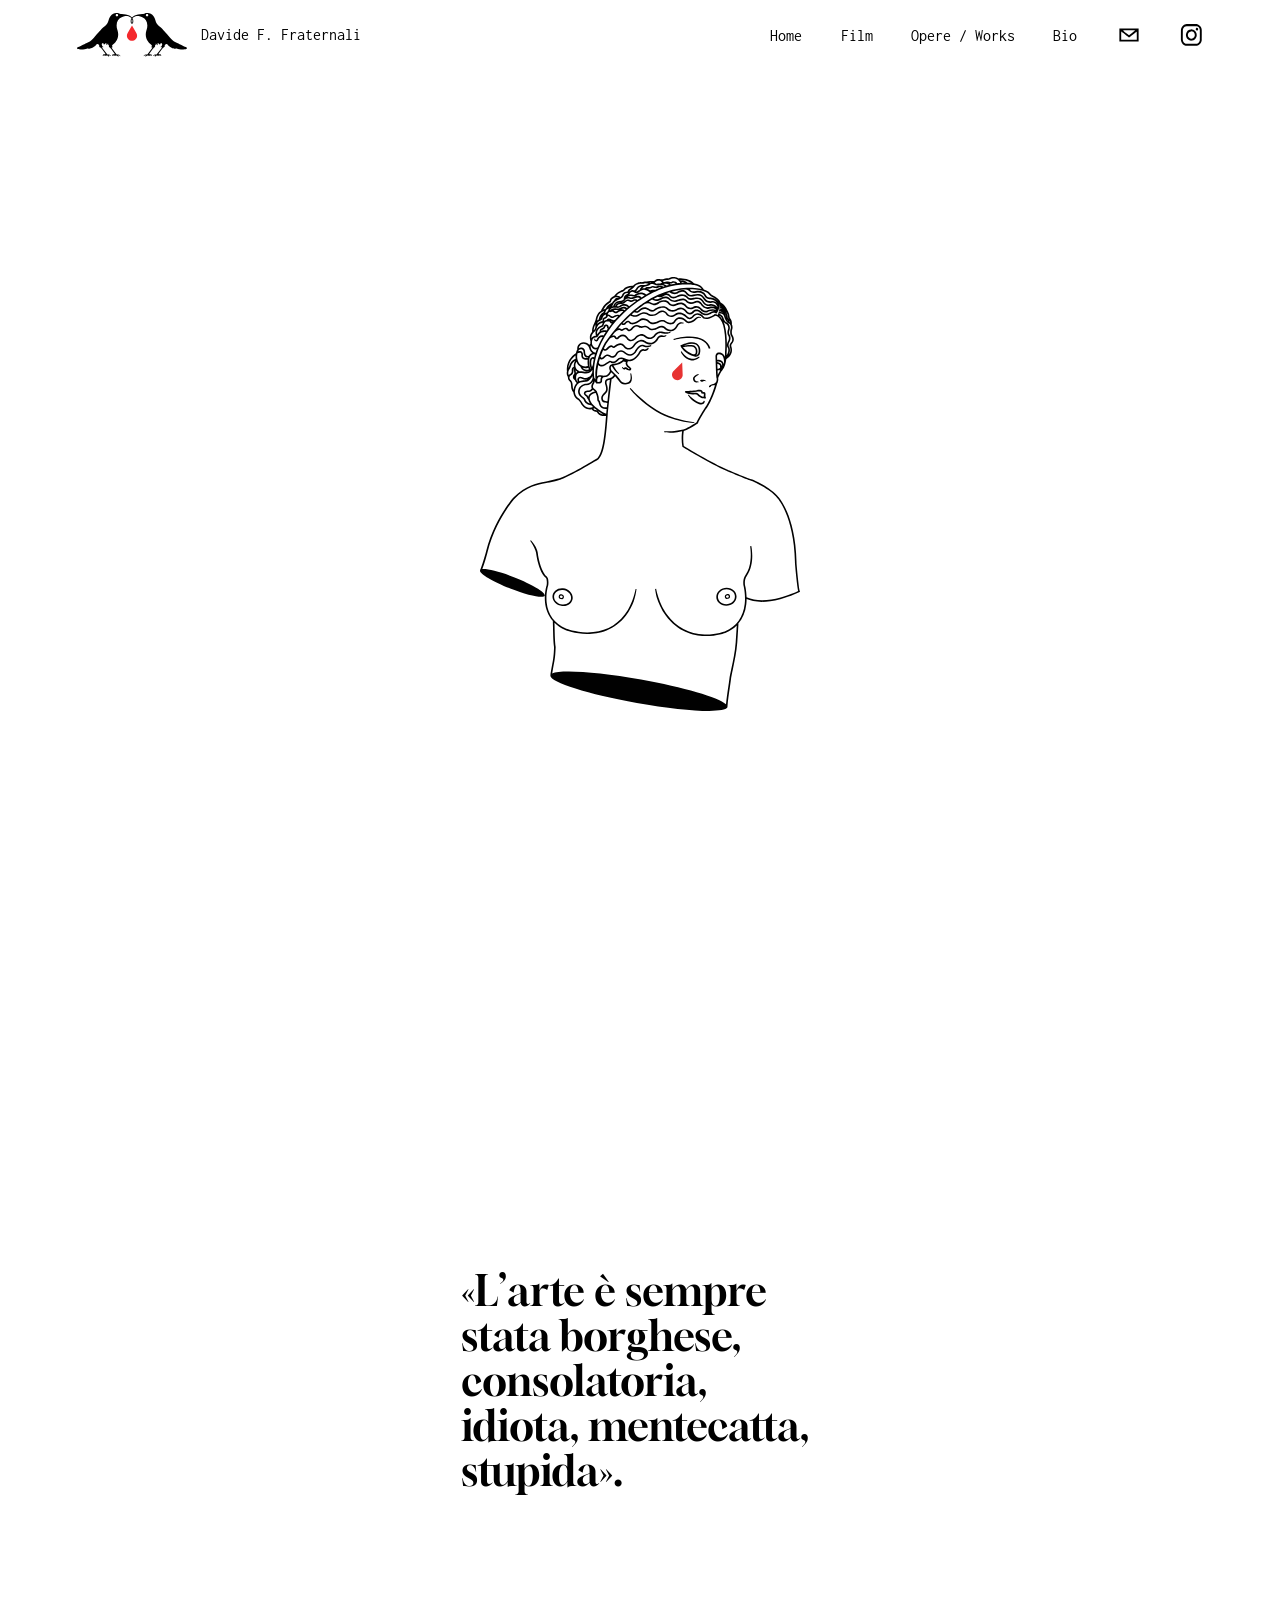
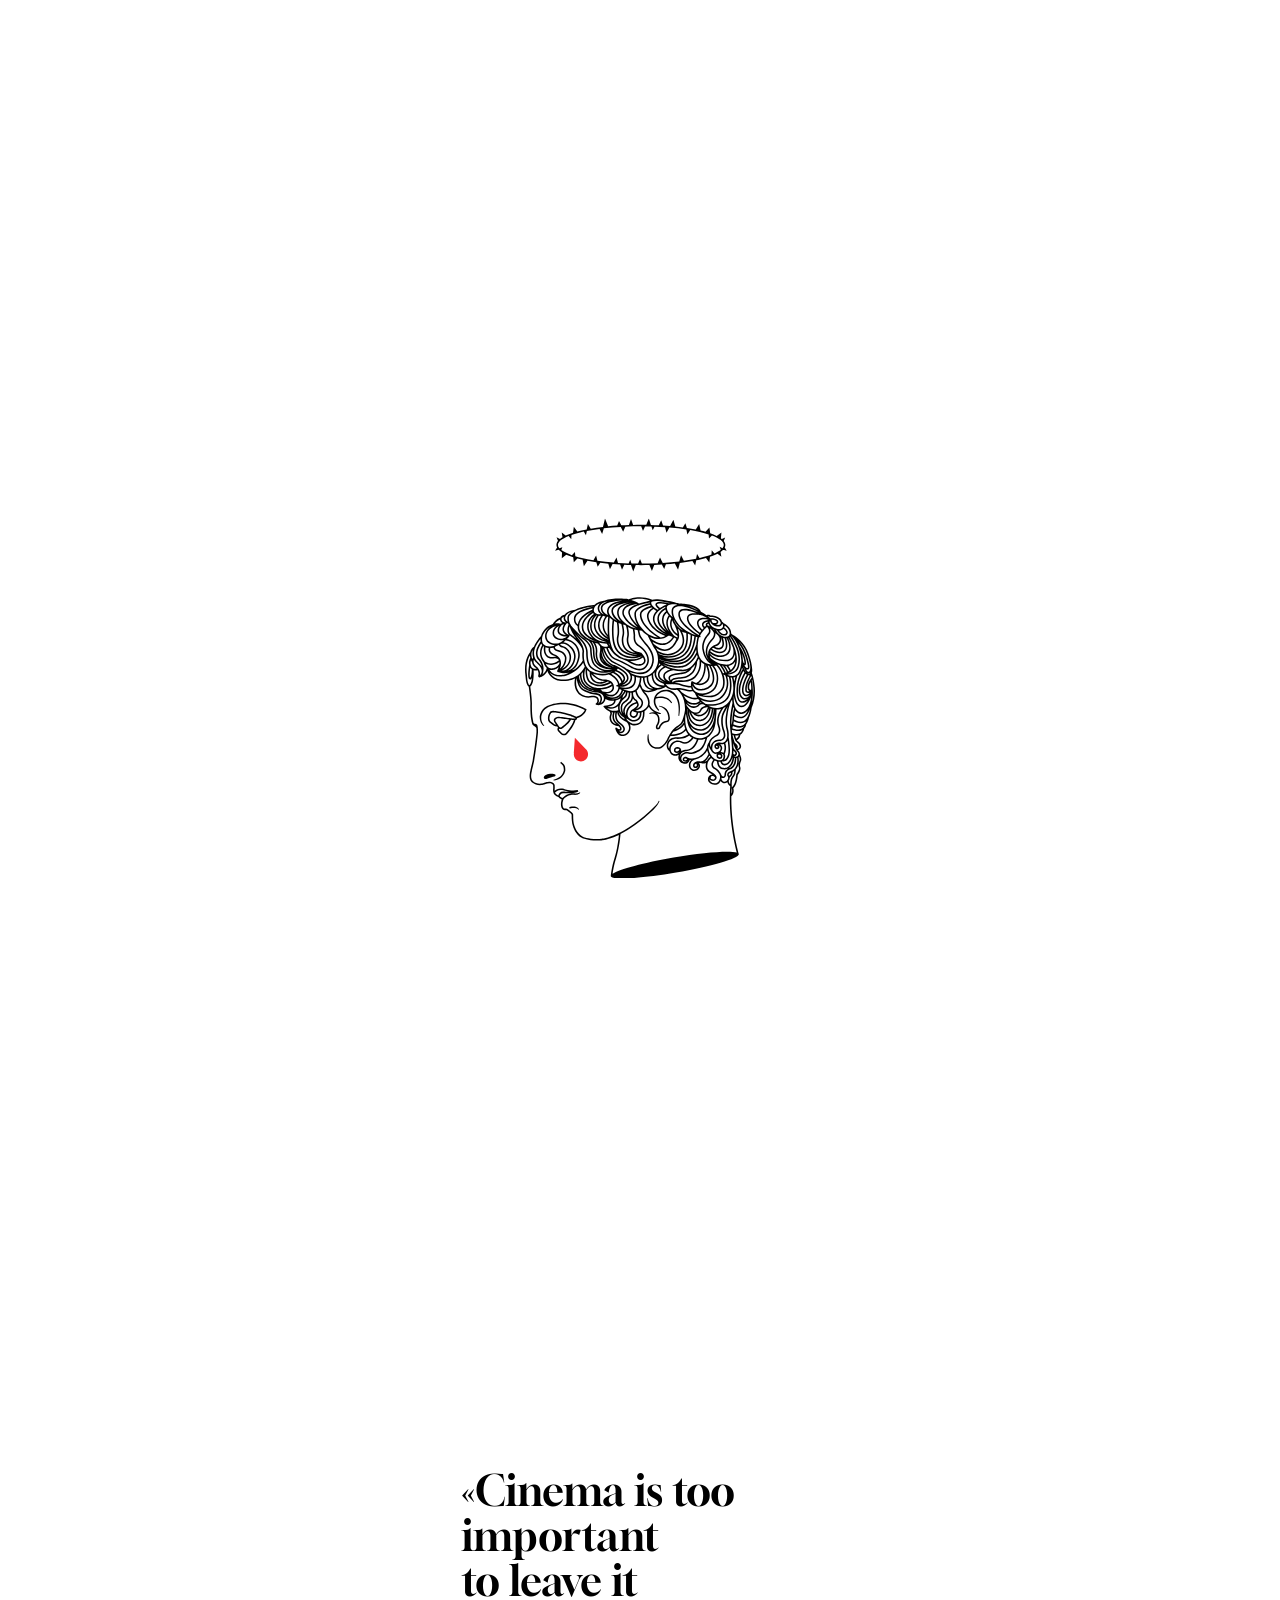
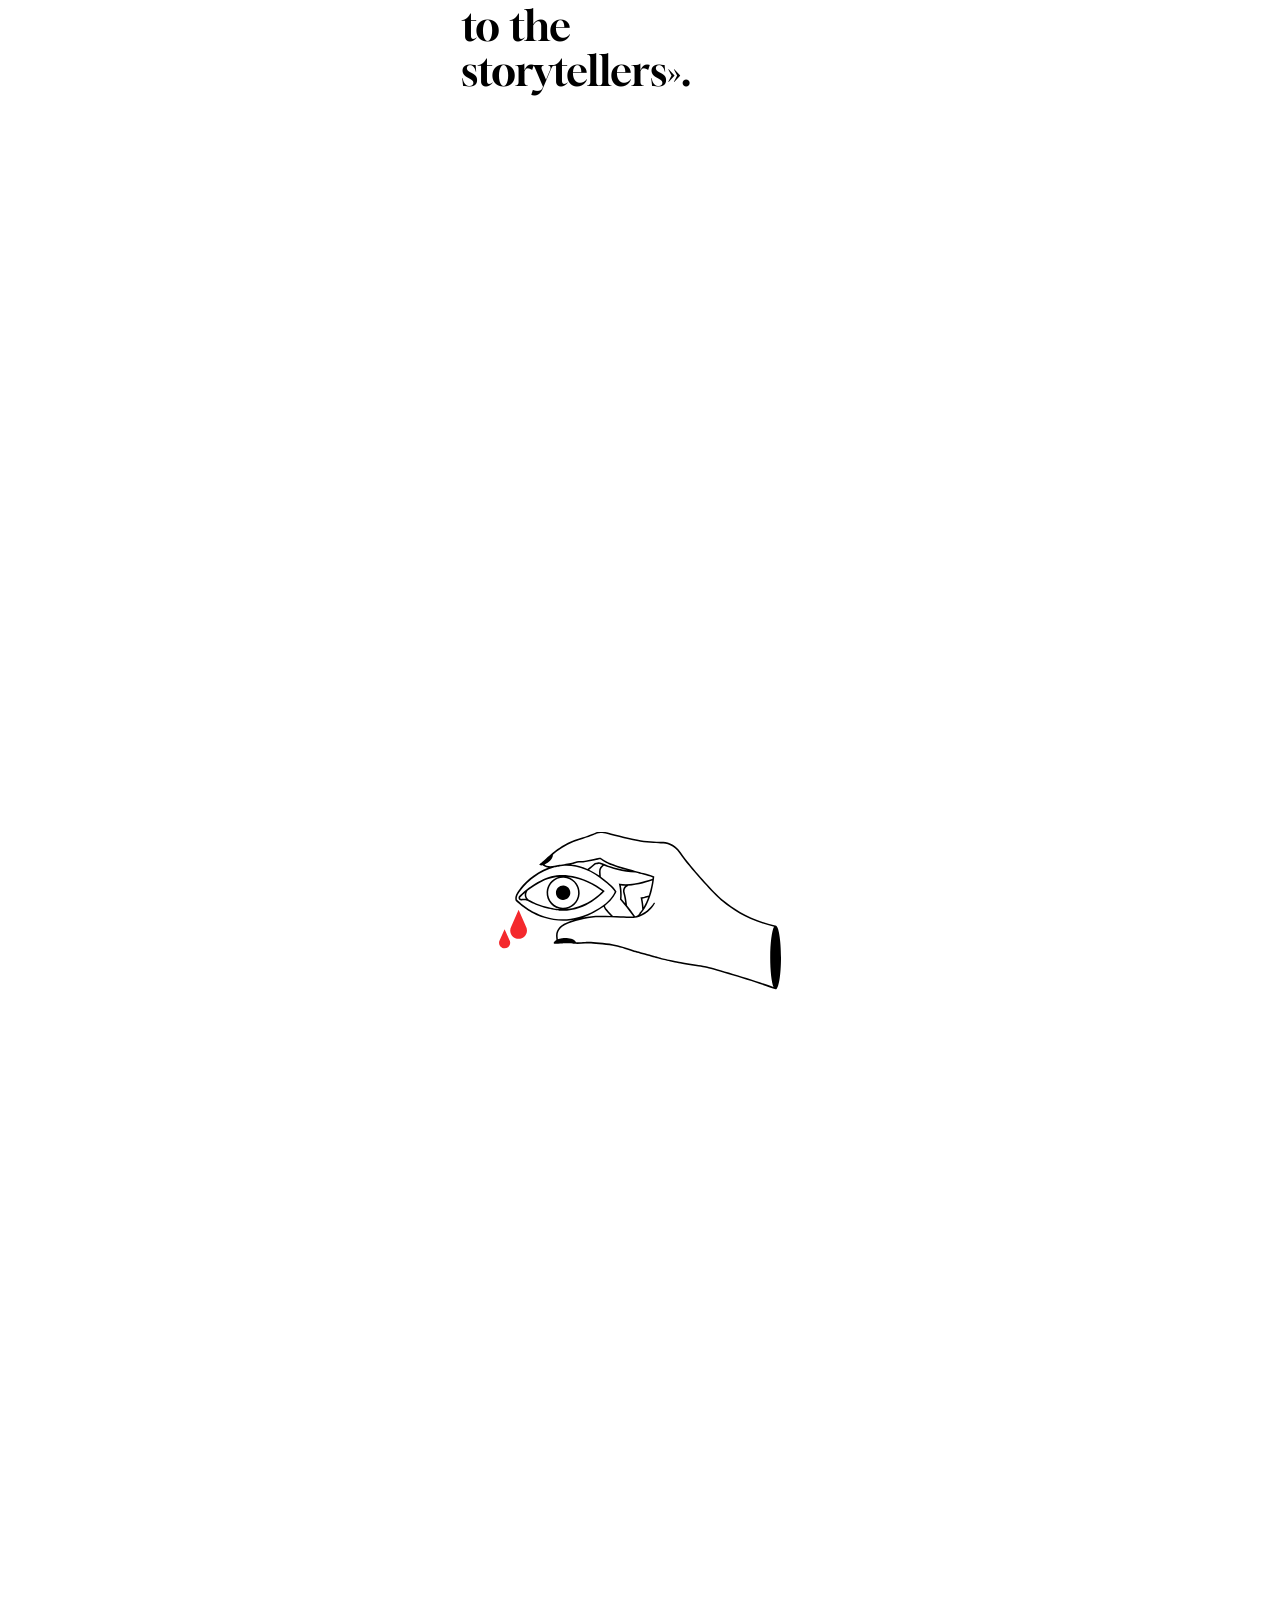
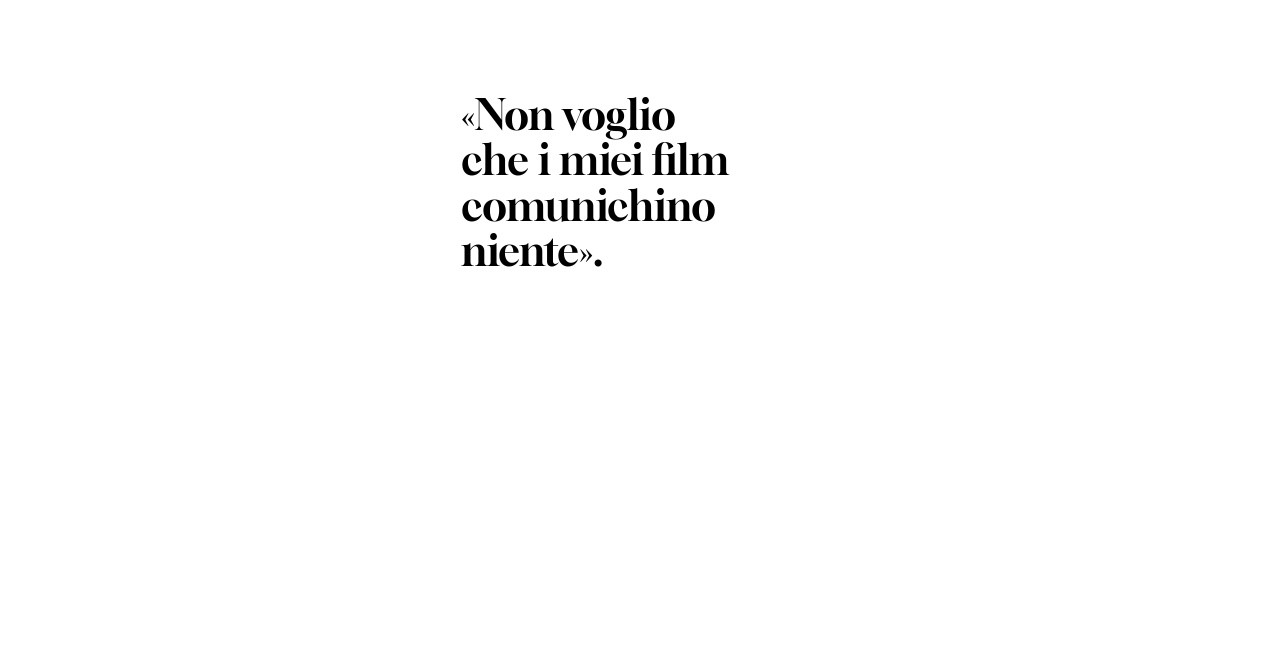
<file: index.html>
<!DOCTYPE html>
<html lang="it">
<head>

<link rel="stylesheet" href="style.css">

<meta charset="UTF-8">
<meta name="viewport" content="width=device-width, initial-scale=1.0">
<meta name="google-site-verification" content="ePpkdNXekEtQ2B4xHZ55PUQ4Gj6QO9gKpWY2rKQXSeU" />    

<title>Davide F. Fraternali – Cinema sperimentale e arte visiva</title>

<meta name="description" content="Davide F. Fraternali è un regista e artista visivo italiano. Cinema sperimentale, immagine, estetica e ricerca visiva.">    

<meta property="og:title" content="Davide F. Fraternali – Cinema sperimentale e arte visiva">
<meta property="og:description" content="Film sperimentali, ricerca estetica e immagine.">
<meta property="og:image" content="https://davidefraternali.com/preview.png">
<meta property="og:url" content="https://davidefraternali.com">
<meta property="og:type" content="website">
<meta property="og:image:width" content="1200">
<meta property="og:image:height" content="630">
    
<link rel="icon" type="image/png" sizes="32x32" href="favicon.png">
<link rel="icon" type="image/png" sizes="16x16" href="favicon.png">

<link href="https://fonts.googleapis.com/css2?family=Gloock&family=Inconsolata:wght@300;400&display=swap" rel="stylesheet">

</head>
<body>

<div class="page-transition" id="pageTransition"></div>
    
<header>

<div class="logo">

<a href="index.html" class="logo-symbol">
<img src="logo_corvi.svg" alt="">
</a>

<a href="index.html" class="logo-text">
Davide F. Fraternali
</a>

</div>

<nav class="menu">

<a href="index.html">Home</a>

<a href="film.html">Film</a>

<a href="works.html">Opere / Works</a>

<a href="bio.html">Bio</a>

<a href="contact.html">
<img src="mail.svg" alt="contact">
</a>

<a href="https://instagram.com/david_montague" target="_blank" rel="noopener">
<img src="logo_instagram.svg" alt="Instagram">
</a>

</nav>

<div class="hamburger" id="hamburger">
<span></span>
<span></span>
<span></span>
</div>

</header>


<div class="mobile-menu" id="mobileMenu">

<div class="mobile-close" id="mobileClose">✕</div>

<a href="index.html">Home</a>

<a href="film.html">Film</a>

<a href="works.html">Opere / Works</a>

<a href="bio.html">Bio</a>

<a href="contact.html">
<img src="mail.svg" alt="email">
</a>

<a href="https://instagram.com/david_montague" target="_blank">
<img src="logo_instagram.svg" alt="Instagram">
</a>

</div>

<div class="mobile-menu" id="mobileMenu">

<div class="mobile-close" id="mobileClose">✕</div>

<a href="index.html">Home</a>

<a href="film.html">Film</a>

<a href="works.html">Opere / Works</a>

<a href="bio.html">Bio</a>

<a href="contact.html">
<img src="mail.svg" alt="email">
</a>

<a href="https://instagram.com/david_montague" target="_blank">
<img src="logo_instagram.svg" alt="Instagram">
</a>

</div>
</header>


<div class="hero-wrapper">
<div class="stack" id="stack">

<div class="section">
<div class="section-inner afrodite">
<img src="afrodite.svg" alt="">
</div>
</div>

<div class="section">
<div class="section-inner">
<div class="quote-wrapper">
<div class="quote-text">
«L’arte è sempre<br>
stata borghese,<br>
consolatoria,<br>
idiota, mentecatta,<br>
stupida».
</div>
<div class="author">Carmelo Bene</div>
</div>
</div>
</div>

<div class="section">
<div class="section-inner testa">
<img src="testa_greca.svg" alt="">
</div>
</div>

<div class="section">
<div class="section-inner">
<div class="quote-wrapper">
<div class="quote-text">
«Cinema is too<br>
important<br>
to leave it<br>
to the<br>
storytellers».
</div>
<div class="author">Peter Greenaway</div>
</div>
</div>
</div>

<div class="section">
<div class="section-inner occhio">
<img src="occhio.svg" alt="">
</div>
</div>

<div class="section">
<div class="section-inner">
<div class="quote-wrapper">
<div class="quote-text">
«Non voglio<br>
che i miei film<br>
comunichino<br>
niente».
</div>
<div class="author">Carmelo Bene</div>
</div>
</div>
</div>

</div>
</div>

<script src="script.js"></script>
    

</body>
</html>
</file>
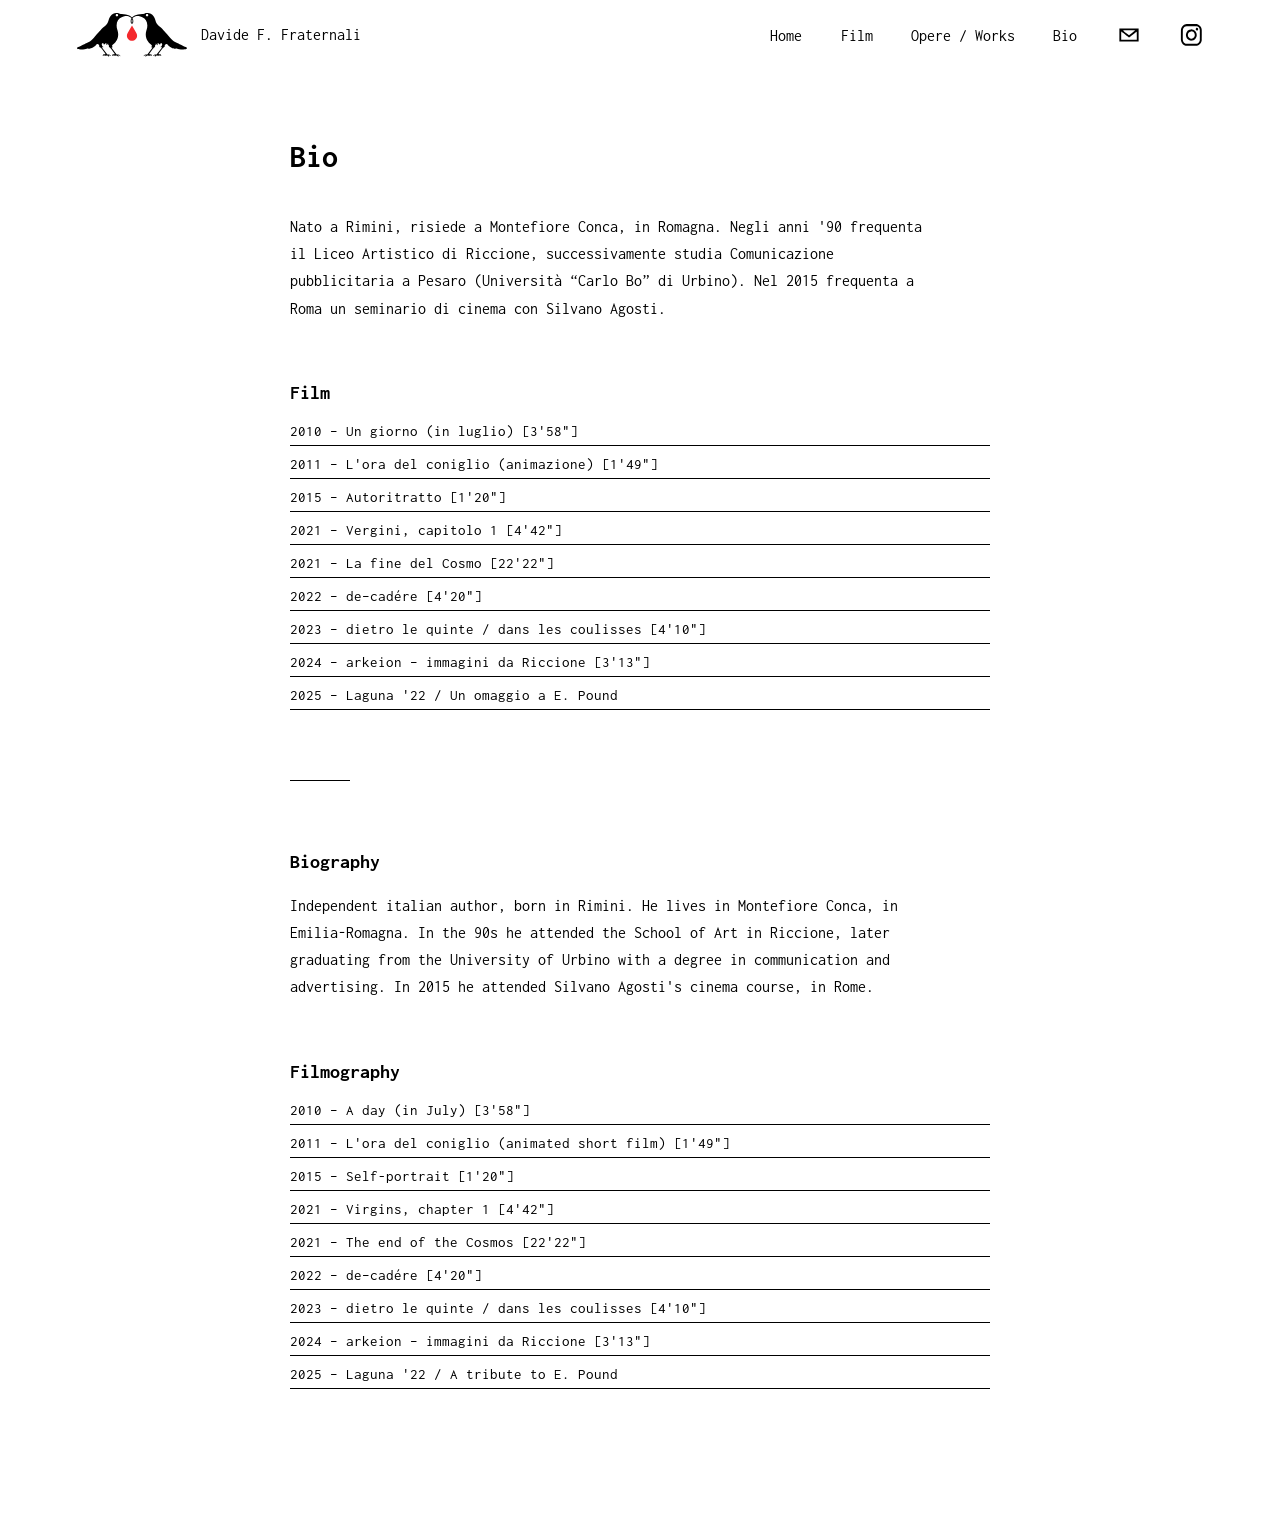
<file: bio.html>
<!DOCTYPE html>
<html lang="it">

<head>

<link rel="stylesheet" href="style.css">

<meta charset="UTF-8">
<meta name="viewport" content="width=device-width, initial-scale=1.0">

<title>Bio – Davide F. Fraternali</title>

<link rel="icon" type="image/png" href="favicon.png">

<link href="https://fonts.googleapis.com/css2?family=Gloock&family=Inconsolata:wght@300;400&display=swap" rel="stylesheet">

</head>

<body>

<div class="page-transition" id="pageTransition"></div>  

<header>

<div class="logo">

<a href="index.html" class="logo-symbol">
<img src="logo_corvi.svg" alt="">
</a>

<a href="index.html" class="logo-text">
Davide F. Fraternali
</a>

</div>

<nav class="menu">

<a href="index.html">Home</a>

<a href="film.html">Film</a>

<a href="works.html">Opere / Works</a>

<a href="bio.html">Bio</a>

<a href="contact.html">
<img src="mail.svg" alt="contact">
</a>

<a href="https://instagram.com/david_montague" target="_blank" rel="noopener">
<img src="logo_instagram.svg" alt="Instagram">
</a>

</nav>

<div class="hamburger" id="hamburger">
<span></span>
<span></span>
<span></span>
</div>

</header>


<div class="mobile-menu" id="mobileMenu">

<div class="mobile-close" id="mobileClose">✕</div>

<a href="index.html">Home</a>

<a href="film.html">Film</a>

<a href="works.html">Opere / Works</a>

<a href="bio.html">Bio</a>

<a href="contact.html">
<img src="mail.svg" alt="email">
</a>

<a href="https://instagram.com/david_montague" target="_blank">
<img src="logo_instagram.svg" alt="Instagram">
</a>

</div>

<!-- CONTENUTO PAGINA -->

<main class="page-content bio-page">

<h1>Bio</h1>

<div class="bio-text">

<p>
Nato a Rimini, risiede a Montefiore Conca, in Romagna.
Negli anni '90 frequenta il Liceo Artistico di Riccione, successivamente studia Comunicazione pubblicitaria a Pesaro (Università “Carlo Bo” di Urbino).
Nel 2015 frequenta a Roma un seminario di cinema con Silvano Agosti.
</p>

</div>


<h2>Film</h2>

<ul class="filmography">

<li>2010 – Un giorno (in luglio) [3'58"]</li>
<li>2011 – L'ora del coniglio (animazione) [1'49"]</li>
<li>2015 – Autoritratto [1'20"]</li>
<li>2021 – Vergini, capitolo 1 [4'42"]</li>
<li>2021 – La fine del Cosmo [22'22"]</li>
<li>2022 – de–cadére [4'20"]</li>
<li>2023 – dietro le quinte / dans les coulisses [4'10"]</li>
<li>2024 – arkeion – immagini da Riccione [3'13"]</li>
<li>2025 – Laguna '22 / Un omaggio a E. Pound</li>

</ul>


<hr class="bio-divider">


<h2>Biography</h2>

<div class="bio-text">

<p>
Independent italian author, born in Rimini.
He lives in Montefiore Conca, in Emilia-Romagna.
In the 90s he attended the School of Art in Riccione, later graduating from the University of Urbino with a degree in communication and advertising.
In 2015 he attended Silvano Agosti's cinema course, in Rome.
</p>

</div>


<h2>Filmography</h2>

<ul class="filmography">

<li>2010 – A day (in July) [3'58"]</li>
<li>2011 – L'ora del coniglio (animated short film) [1'49"]</li>
<li>2015 – Self-portrait [1'20"]</li>
<li>2021 – Virgins, chapter 1 [4'42"]</li>
<li>2021 – The end of the Cosmos [22'22"]</li>
<li>2022 – de–cadére [4'20"]</li>
<li>2023 – dietro le quinte / dans les coulisses [4'10"]</li>
<li>2024 – arkeion – immagini da Riccione [3'13"]</li>
<li>2025 – Laguna '22 / A tribute to E. Pound</li>

</ul>

</main>


<script src="script.js"></script>
  
</body>
</html>
</file>
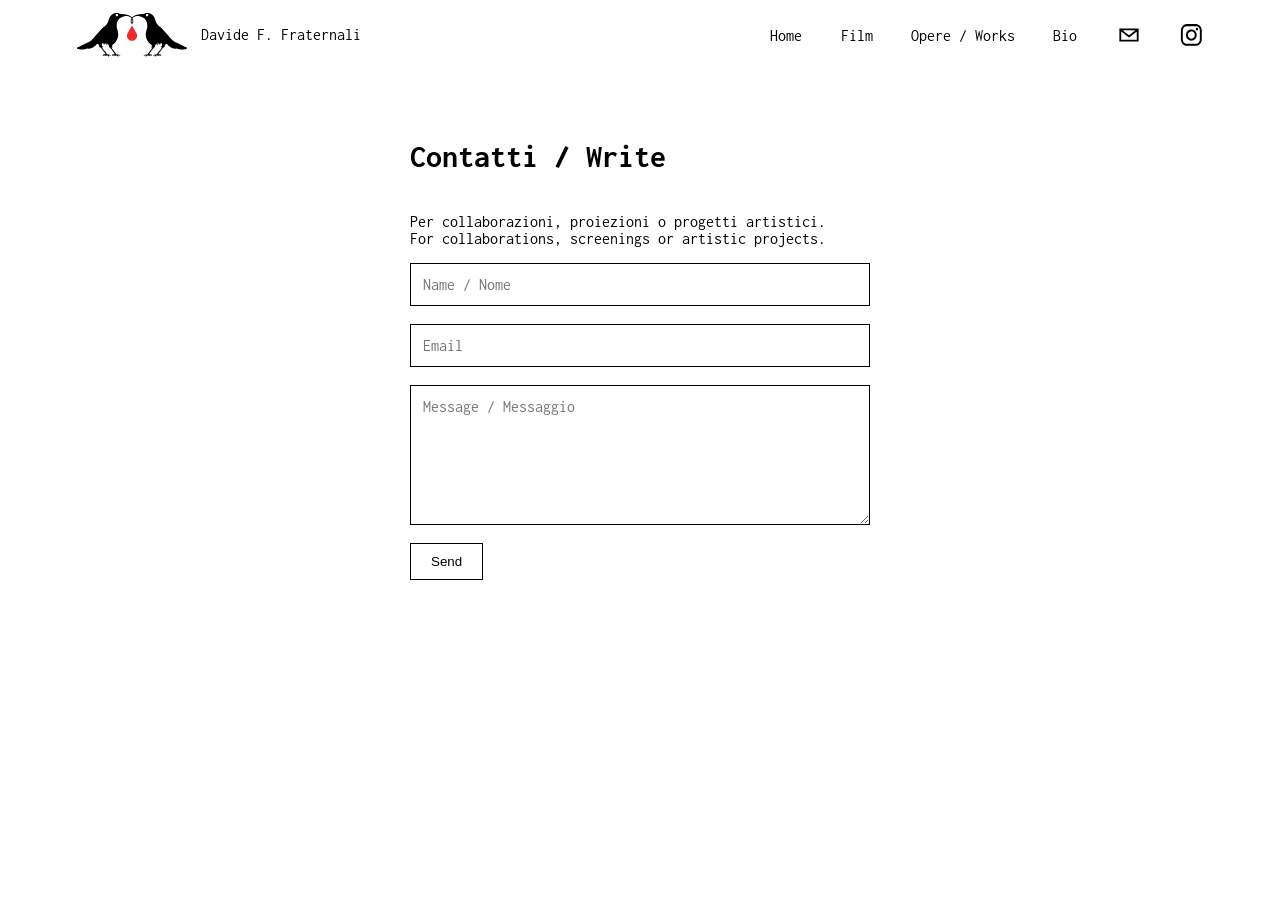
<file: contact.html>
<!DOCTYPE html>
<html lang="it">
<head>

<link rel="stylesheet" href="style.css">

<meta charset="UTF-8">
<meta name="viewport" content="width=device-width, initial-scale=1.0">

<title>Contact – Davide F. Fraternali</title>

<link rel="icon" type="image/png" href="favicon.png">
   
<link href="https://fonts.googleapis.com/css2?family=Gloock&family=Inconsolata:wght@300;400&display=swap" rel="stylesheet">
   
    
</head>

<body>

<div class="page-transition" id="pageTransition"></div>
    
<header>

<div class="logo">

<a href="index.html" class="logo-symbol">
<img src="logo_corvi.svg" alt="">
</a>

<a href="index.html" class="logo-text">
Davide F. Fraternali
</a>

</div>

<nav class="menu">

<a href="index.html">Home</a>

<a href="film.html">Film</a>

<a href="works.html">Opere / Works</a>

<a href="bio.html">Bio</a>

<a href="contact.html">
<img src="mail.svg" alt="contact">
</a>

<a href="https://instagram.com/david_montague" target="_blank" rel="noopener">
<img src="logo_instagram.svg" alt="Instagram">
</a>

</nav>

<div class="hamburger" id="hamburger">
<span></span>
<span></span>
<span></span>
</div>

</header>


<div class="mobile-menu" id="mobileMenu">

<div class="mobile-close" id="mobileClose">✕</div>

<a href="index.html">Home</a>

<a href="film.html">Film</a>

<a href="works.html">Opere / Works</a>

<a href="bio.html">Bio</a>

<a href="contact.html">
<img src="mail.svg" alt="email">
</a>

<a href="https://instagram.com/david_montague" target="_blank">
<img src="logo_instagram.svg" alt="Instagram">
</a>

</div>




    
<section class="contact-page">

<h1>Contatti / Write</h1>

<p class="contact-intro">
Per collaborazioni, proiezioni o progetti artistici.<br>
<span>For collaborations, screenings or artistic projects.</span>
</p>

<form id="contactForm" action="https://formspree.io/f/maqpborb" method="POST">

<input type="text" name="name" placeholder="Name / Nome" required>

<input type="email" name="email" placeholder="Email" required>

<textarea name="message" placeholder="Message / Messaggio" required></textarea>

<button type="submit">Send</button>

</form>

<div class="contact-success" id="contactSuccess">
Message sent :)<br>
Grazie per il messaggio.
</div>

</section>
    
<script src="script.js"></script>

    
</body>
</html>
</file>
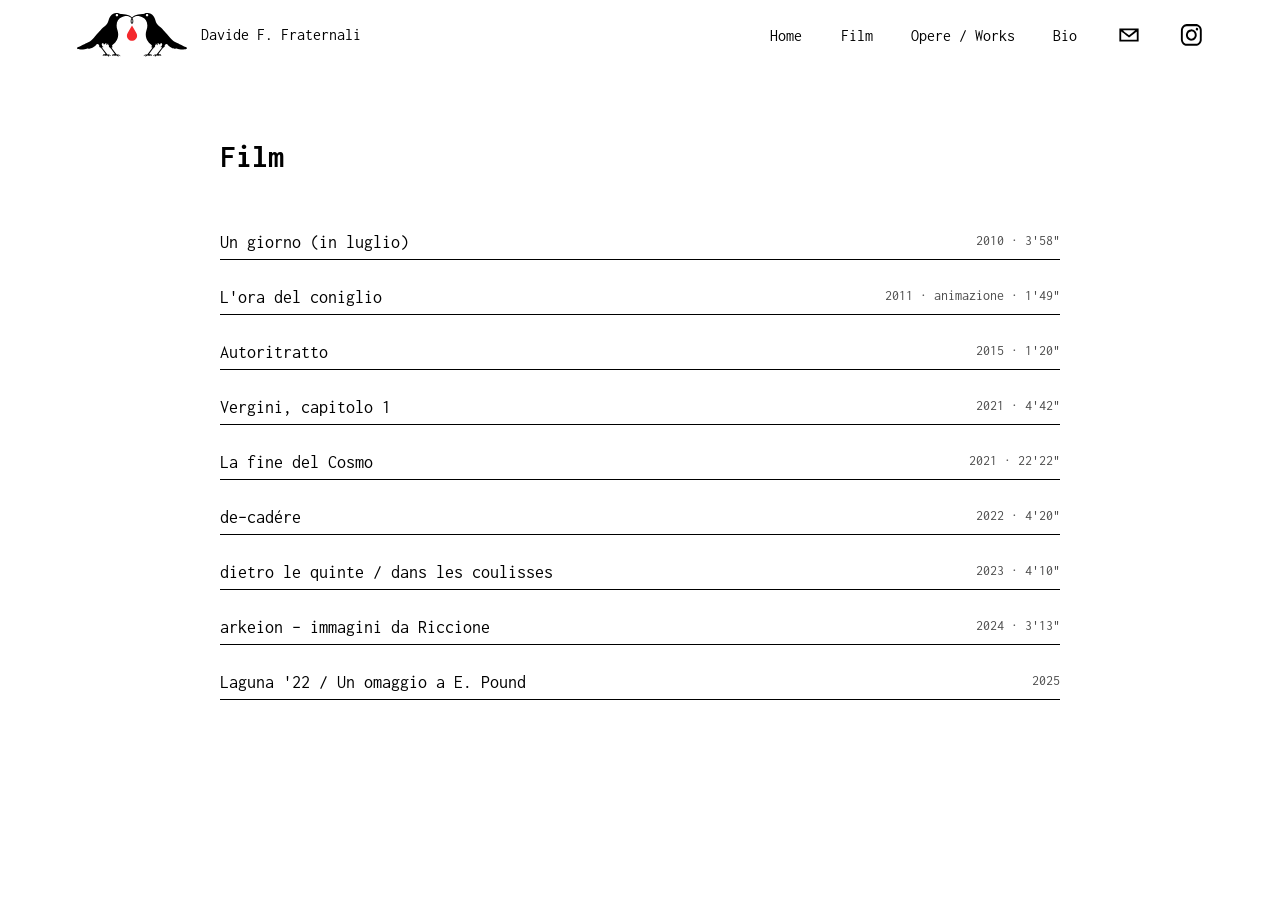
<file: film.html>
<!DOCTYPE html>
<html lang="it">

<head>

<link rel="stylesheet" href="style.css">

<meta charset="UTF-8">
<meta name="viewport" content="width=device-width, initial-scale=1.0">

<title>Film - Davide F. Fraternali</title>

<link rel="icon" type="image/png" href="favicon.png">

<link href="https://fonts.googleapis.com/css2?family=Gloock&family=Inconsolata:wght@300;400&display=swap" rel="stylesheet">

</head>

<body>

<div class="page-transition" id="pageTransition"></div>
    
<header>

<div class="logo">

<a href="index.html" class="logo-symbol">
<img src="logo_corvi.svg" alt="">
</a>

<a href="index.html" class="logo-text">
Davide F. Fraternali
</a>

</div>
    
<nav class="menu">

<a href="index.html">Home</a>

<a href="film.html">Film</a>

<a href="works.html">Opere / Works</a>

<a href="bio.html">Bio</a>

<a href="contact.html">
<img src="mail.svg" alt="contact">
</a>

<a href="https://instagram.com/david_montague" target="_blank" rel="noopener">
<img src="logo_instagram.svg" alt="Instagram">
</a>

</nav>

<div class="hamburger" id="hamburger">
<span></span>
<span></span>
<span></span>
</div>

</header>


<div class="mobile-menu" id="mobileMenu">

<div class="mobile-close" id="mobileClose">✕</div>

<a href="index.html">Home</a>

<a href="film.html">Film</a>

<a href="works.html">Opere / Works</a>

<a href="bio.html">Bio</a>

<a href="contact.html">
<img src="mail.svg" alt="email">
</a>

<a href="https://instagram.com/david_montague" target="_blank">
<img src="logo_instagram.svg" alt="Instagram">
</a>

</div>
    


<!-- CONTENUTO PAGINA -->

<main class="page-content film-page">

<h1>Film</h1>

<div class="film-grid">

<div class="film-item">
<span class="film-title">Un giorno (in luglio)</span>
<span class="film-meta">2010 · 3'58"</span>
</div>

<div class="film-item">
<span class="film-title">L'ora del coniglio</span>
<span class="film-meta">2011 · animazione · 1'49"</span>
</div>

<div class="film-item">
<span class="film-title">Autoritratto</span>
<span class="film-meta">2015 · 1'20"</span>
</div>

<div class="film-item">
<span class="film-title">Vergini, capitolo 1</span>
<span class="film-meta">2021 · 4'42"</span>
</div>

<div class="film-item">
<span class="film-title">La fine del Cosmo</span>
<span class="film-meta">2021 · 22'22"</span>
</div>

<div class="film-item">
<span class="film-title">de–cadére</span>
<span class="film-meta">2022 · 4'20"</span>
</div>

<div class="film-item">
<span class="film-title">dietro le quinte / dans les coulisses</span>
<span class="film-meta">2023 · 4'10"</span>
</div>

<div class="film-item">
<span class="film-title">arkeion – immagini da Riccione</span>
<span class="film-meta">2024 · 3'13"</span>
</div>

<div class="film-item">
<span class="film-title">Laguna '22 / Un omaggio a E. Pound</span>
<span class="film-meta">2025</span>
</div>

</div>

</main>


<script src="script.js"></script>


</body>
</html>
</file>
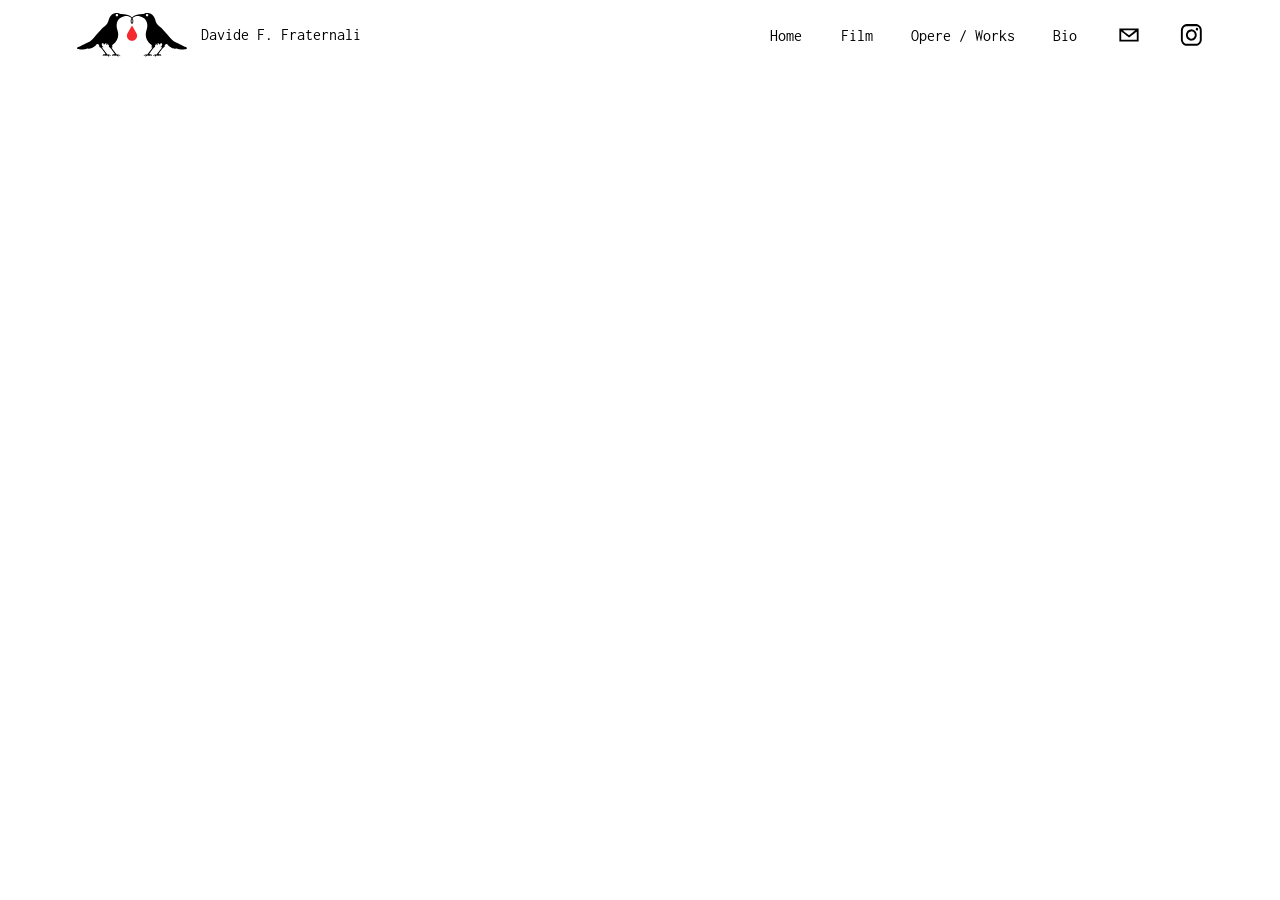
<file: page_template.html>
<!DOCTYPE html>
<html lang="it">

<head>

<link rel="stylesheet" href="style.css">

<meta charset="UTF-8">
<meta name="viewport" content="width=device-width, initial-scale=1.0">

<title>Davide F. Fraternali</title>

<link rel="icon" type="image/png" href="favicon.png">

<link href="https://fonts.googleapis.com/css2?family=Gloock&family=Inconsolata:wght@300;400&display=swap" rel="stylesheet">

</head>

<body>

<div class="page-transition" id="pageTransition"></div>
    
<header>

<div class="logo">

<a href="index.html" class="logo-symbol">
<img src="logo_corvi.svg" alt="">
</a>

<a href="index.html" class="logo-text">
Davide F. Fraternali
</a>

</div>

<nav class="menu">

<a href="index.html">Home</a>

<a href="film.html">Film</a>

<a href="works.html">Opere / Works</a>

<a href="bio.html">Bio</a>

<a href="contact.html">
<img src="mail.svg" alt="contact">
</a>

<a href="https://instagram.com/david_montague" target="_blank" rel="noopener">
<img src="logo_instagram.svg" alt="Instagram">
</a>

</nav>

<div class="hamburger" id="hamburger">
<span></span>
<span></span>
<span></span>
</div>

</header>


<div class="mobile-menu" id="mobileMenu">

<div class="mobile-close" id="mobileClose">✕</div>

<a href="index.html">Home</a>

<a href="film.html">Film</a>

<a href="works.html">Opere / Works</a>

<a href="bio.html">Bio</a>

<a href="contact.html">
<img src="mail.svg" alt="email">
</a>

<a href="https://instagram.com/david_montague" target="_blank">
<img src="logo_instagram.svg" alt="Instagram">
</a>
    


<!-- CONTENUTO PAGINA -->

<main class="page-content">

<h1>Titolo pagina</h1>

<p>
Contenuto della pagina.
</p>

</main>


<script src="script.js"></script>

  
</body>
</html>
</file>
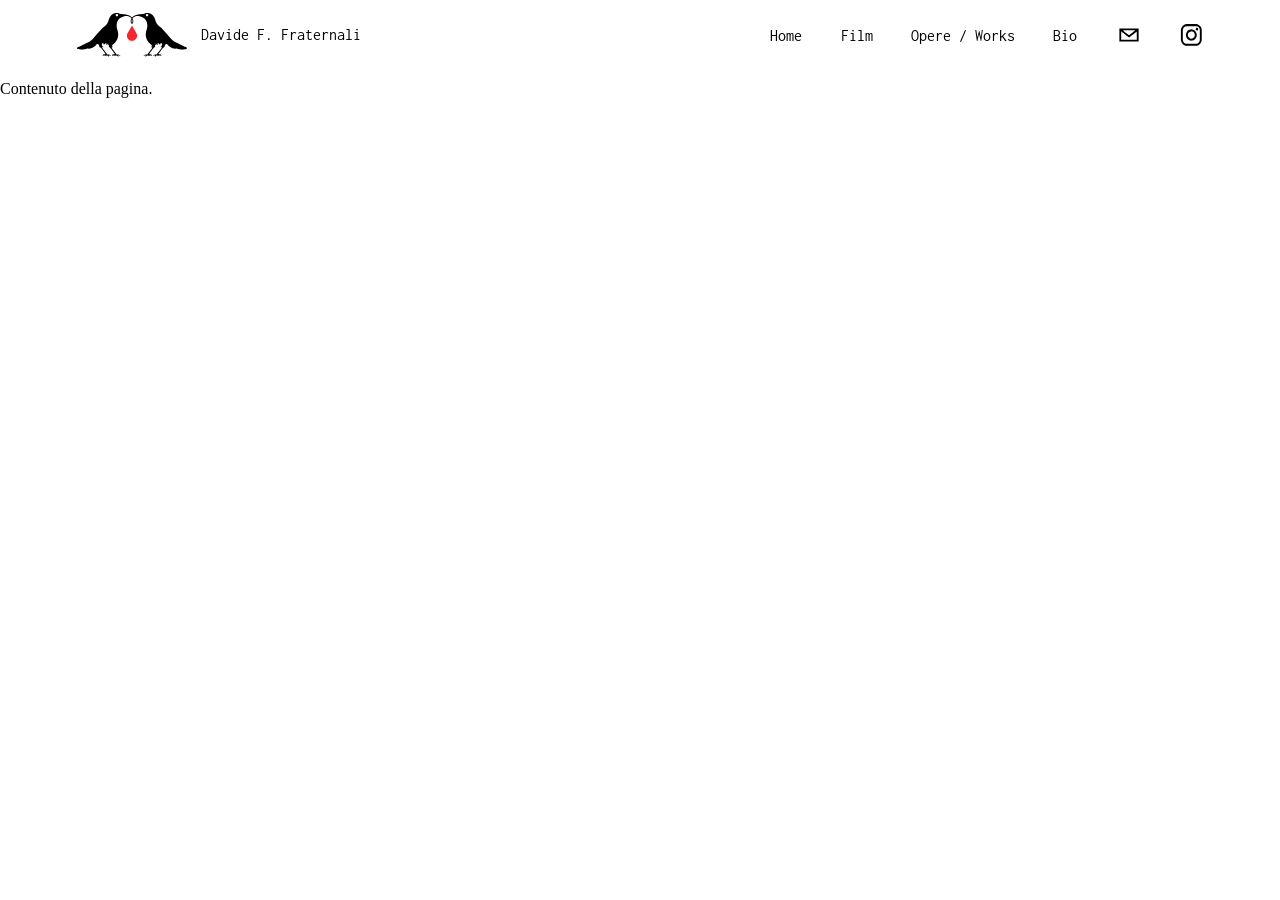
<file: works.html>
<!DOCTYPE html>
<html lang="it">

<head>

<link rel="stylesheet" href="style.css">

<meta charset="UTF-8">
<meta name="viewport" content="width=device-width, initial-scale=1.0">

<title>Works - Davide F. Fraternali</title>

<link rel="icon" type="image/png" href="favicon.png">

<link href="https://fonts.googleapis.com/css2?family=Gloock&family=Inconsolata:wght@300;400&display=swap" rel="stylesheet">

</head>

<body>

<div class="page-transition" id="pageTransition"></div>
  
<header>

<div class="logo">

<a href="index.html" class="logo-symbol">
<img src="logo_corvi.svg" alt="">
</a>

<a href="index.html" class="logo-text">
Davide F. Fraternali
</a>

</div>

<nav class="menu">

<a href="index.html">Home</a>

<a href="film.html">Film</a>

<a href="works.html">Opere / Works</a>

<a href="bio.html">Bio</a>

<a href="contact.html">
<img src="mail.svg" alt="contact">
</a>

<a href="https://instagram.com/david_montague" target="_blank" rel="noopener">
<img src="logo_instagram.svg" alt="Instagram">
</a>

</nav>

<div class="hamburger" id="hamburger">
<span></span>
<span></span>
<span></span>
</div>

</header>


<div class="mobile-menu" id="mobileMenu">

<div class="mobile-close" id="mobileClose">✕</div>

<a href="index.html">Home</a>

<a href="film.html">Film</a>

<a href="works.html">Opere / Works</a>

<a href="bio.html">Bio</a>

<a href="contact.html">
<img src="mail.svg" alt="email">
</a>

<a href="https://instagram.com/david_montague" target="_blank">
<img src="logo_instagram.svg" alt="Instagram">
</a>

</div>




<!-- CONTENUTO PAGINA -->

<main class="page-content">

<h1>Works</h1>

<p>
Contenuto della pagina.
</p>

</main>


<script src="script.js"></script>


</body>
</html>
</file>
<file: style.css>
/* ===== BASE ===== */

html, body {
    margin: 0;
    padding: 0;
    background: #fff;
}

* {
    box-sizing: border-box;
}

img {
    max-width: 100%;
    height: auto;
    display: block;
}


/* ===== HEADER ===== */

header{
    position:fixed;
    top:0;
    left:0;
    width:100%;
    height:70px;
    display:flex;
    justify-content:space-between;
    align-items:center;
    padding:0 clamp(20px,6vw,100px);
    background:#fff;
    z-index:1000;
    font-family:'Inconsolata', monospace;
}

.logo{
    display:flex;
    align-items:center;
    gap:14px;
}

.logo-symbol img{
    width:110px;
    transition:transform .25s ease;
}

.logo-symbol:hover img{
    transform:translateY(-2px) scale(1.05);
}

.logo-text{
    font-family:'Inconsolata', monospace;
    font-size:16px;
    white-space:nowrap;
    text-decoration:none;
    color:#000;
    position:relative;
    transition:transform .25s ease, letter-spacing .25s ease;
}

.logo{
    font-size:16px;
}

.logo-text::after{
    content:"";
    position:absolute;
    left:0;
    bottom:-4px;
    width:0%;
    height:1px;
    background:#000;
    transition:width .35s ease;
}

.logo-text:hover::after{
    width:100%;
}

.logo span{
    white-space:nowrap;
}

.menu{
    display:flex;
    gap:clamp(20px,3vw,50px);
    align-items:center;
}

.menu a{
    text-decoration:none;
    color:#000;
    position:relative;
    transition:transform .25s ease, letter-spacing .25s ease;
}

.menu a::after{
    content:"";
    position:absolute;
    left:0;
    bottom:-4px;
    width:0%;
    height:1px;
    background:#000;
    transition:width .35s ease;
}

.menu a:hover::after{
    width:100%;
}

.menu img{
    width:26px;
    transition:transform .35s ease;
}

/* riduzione icona instagram */
.menu img[src="logo_instagram.svg"]{
    width:23px;
}

.menu img[src="logo_instagram.svg"]{
    width:23px;
}

.menu img:hover{
    transform:translateY(-2px) scale(1.08);
}


/* ===== HAMBURGER ===== */

.hamburger{
    display:none;
    width:30px;
    height:30px;
    position:relative;
    cursor:pointer;
}

.hamburger span{
    position:absolute;
    width:26px;
    height:2px;
    background:#000;
    left:2px;
    transition:.3s ease;
}

.hamburger span:nth-child(1){ top:8px; }
.hamburger span:nth-child(2){ top:14px; }
.hamburger span:nth-child(3){ top:20px; }

.hamburger.active span:nth-child(1){
    transform:rotate(45deg);
    top:14px;
}

.hamburger.active span:nth-child(2){
    opacity:0;
}

.hamburger.active span:nth-child(3){
    transform:rotate(-45deg);
    top:14px;
}


/* ===== MOBILE MENU ===== */

.mobile-close{
    position:absolute;
    top:28px;
    right:32px;
    font-size:38px;
    cursor:pointer;
    opacity:0;
    transform:rotate(-90deg);
    transition:opacity .6s ease, transform .8s cubic-bezier(.4,0,.2,1);
}

.mobile-menu.active .mobile-close{
    opacity:1;
    transform:rotate(0deg);
}

.mobile-close:hover{
    transform:rotate(90deg) scale(1.12);
    transition:transform .6s ease;
}

.mobile-menu{
    position:fixed;
    top:0;
    left:0;
    width:100%;
    height:100vh;
    background:#fff;
    display:flex;
    flex-direction:column;
    justify-content:center;
    align-items:center;
    gap:40px;
    font-family:'Inconsolata', monospace;
    transform:translateX(100%);
    transition:transform .4s ease;
    z-index:2000;
}

.mobile-menu.active{
    transform:translateX(0);
}

.mobile-menu a{
    font-size:26px;
    color:#000;
    text-decoration:none;
    transition:transform .25s ease, letter-spacing .25s ease;
}

.mobile-menu a:hover{
    transform:translateX(6px);
    letter-spacing:1px;
}

.mobile-menu img{
    width:30px;
    transition:transform .25s ease;
}

/* riduzione icona instagram */
.mobile-menu img[src="logo_instagram.svg"]{
    width:26px;
}

.mobile-menu img:hover{
    transform:translateX(6px);
}


/* ===== HERO ROTATION ===== */

.hero-wrapper{
    margin-top:70px;
}

.stack{
    display:flex;
    flex-direction:column;
    transition:transform 3.6s cubic-bezier(.45,0,.25,1);
}

.section{
    height:100vh;
    display:flex;
    justify-content:center;
    align-items:center;
}

.section-inner{
    transform:translateY(-6%);
}

@keyframes subtleChaos{

    0%{
        transform:translateY(-6%) scale(1.04) rotate(0.2deg);
    }

    45%{
        transform:translateY(-6%) scale(1.015);
    }

    100%{
        transform:translateY(-6%) scale(1);
    }

}


/* ===== TYPOGRAPHY ===== */

.quote-wrapper{
    width:42vw;
    margin-left:14vw;
    font-family:'Gloock', serif;
}

.quote-text{
    font-size:clamp(28px,3.2vw,60px);
    line-height:1.1;
}

.author{
    margin-top:2vh;
    font-size:clamp(18px,1.9vw,28px);
    opacity:0;
    transform:translateX(12px);
    transition:opacity 1s ease, transform 1s ease;
}

.author.visible{
    opacity:1;
    transform:translateX(0);
}

/* ===== IMAGES ===== */

.afrodite img{
    width:clamp(260px,25vw,460px);
    animation: bloodPulse 4.5s ease-in-out infinite;
}

@keyframes bloodPulse{

    0%{
        transform:scale(1);
    }

    50%{
        transform:scale(1.06);
    }

    100%{
        transform:scale(1);
    }

}

.testa img{
    width:clamp(200px,18vw,340px);
}

.occhio img{
    width:clamp(220px,22vw,380px);
}


/* ===== MOBILE ===== */

@media (max-width:768px){

.menu{
    display:none;
}

.hamburger{
    display:block;
}

/* citazioni */

.quote-wrapper{
    width:88vw;
    margin:0 auto;
    padding:0 6vw;
}

.quote-text{
    font-size:10vw;
}

.author{
    font-size:5.2vw;
}

/* immagini */

.afrodite img,
.occhio img{
    width:70vw;
    max-height:65vh;
    margin:auto;
}

.testa img{
    width:63vw;
    max-height:65vh;
    margin:auto;
}

.section-inner{
    transform:translateY(-6%);
}
    
}

/* ===== MOBILE MENU ENTRY ANIMATION ===== */

.mobile-menu a,
.mobile-menu img{
    opacity:0;
    transform:translateX(-14px);
}

.mobile-menu.active a,
.mobile-menu.active img{
    opacity:1;
    transform:translateX(0);
    transition:opacity .7s ease, transform .7s ease;
}

/* sequenza */

.mobile-menu.active a:nth-of-type(1){ transition-delay:.12s; }
.mobile-menu.active a:nth-of-type(2){ transition-delay:.24s; }
.mobile-menu.active a:nth-of-type(3){ transition-delay:.36s; }
.mobile-menu.active a:nth-of-type(4){ transition-delay:.48s; }
.mobile-menu.active a:nth-of-type(5){ transition-delay:.60s; }

.mobile-menu.active img{ transition-delay:.72s; }


/* ===== CONTACT PAGE ===== */

.contact-page{
max-width:520px;
margin:140px auto;
padding:0 30px;
font-family:'Inconsolata', monospace;
}

@keyframes contactFade{

0%{
opacity:0;
transform:translateY(20px);
}

100%{
opacity:1;
transform:translateY(0);
}

}

.contact-page h1{
font-family:'Inconsolata', monospace;
font-size:32px;
margin-bottom:40px;
text-align:left;
}

.contact-page form{
display:flex;
flex-direction:column;
gap:18px;
}

.contact-page input,
.contact-page textarea{
width:100%;
border:1px solid #000;
padding:12px;
font-family:'Inconsolata', monospace;
font-size:16px;
background:#fff;
}

.contact-page textarea{
min-height:140px;
resize:vertical;
}

.contact-page button{
align-self:flex-start;
border:1px solid #000;
background:#fff;
padding:10px 20px;
cursor:pointer;
transition:background .2s ease,color .2s ease;
}

.contact-page button:hover{
background:#000;
color:#fff;
}

/* ===== CONTACT CINEMATIC ENTRY ===== */

.contact-page h1{
opacity:0;
transform:translateY(10px);
animation: contactTitle 1.2s ease forwards;
}

.contact-intro{
opacity:0;
transform:translateY(10px);
animation: contactIntro 1.2s ease forwards;
animation-delay:.35s;
}

.contact-page form{
opacity:0;
transform:translateY(10px);
animation: contactForm 1.2s ease forwards;
animation-delay:.7s;
}

@keyframes contactTitle{
to{
opacity:1;
transform:translateY(0);
}
}

@keyframes contactIntro{
to{
opacity:1;
transform:translateY(0);
}
}

@keyframes contactForm{
to{
opacity:1;
transform:translateY(0);
}
}


/* ===== PAGE FADE TRANSITION ===== */

.page-transition{
position:fixed;
top:0;
left:0;
width:100%;
height:100%;
background:#000;
opacity:0;
pointer-events:none;
transition:opacity .7s ease;
z-index:5000;
}

.page-transition.active{
opacity:1;
}


/* ===== FILM PAGE ===== */

.film-page{
max-width:900px;
margin:140px auto;
padding:0 30px;
font-family:'Inconsolata', monospace;
}

.film-page h1{
font-size:32px;
margin-bottom:60px;
}

.film-grid{
display:flex;
flex-direction:column;
gap:28px;
}

.film-item{
display:flex;
justify-content:space-between;
border-bottom:1px solid #000;
padding-bottom:8px;
transition:transform .25s ease;
}

.film-item:hover{
transform:translateX(6px);
}

.film-title{
font-size:18px;
}

.film-meta{
font-size:14px;
opacity:.7;
}



/* ===== BIO PAGE ===== */

.bio-page{
max-width:760px;
margin:140px auto;
padding:0 30px;
font-family:'Inconsolata', monospace;
}

.bio-page h1{
font-size:32px;
margin-bottom:40px;
}

.bio-page h2{
margin-top:60px;
margin-bottom:20px;
font-size:20px;
}

.bio-text{
font-size:16px;
line-height:1.7;
max-width:640px;
}

.filmography{
list-style:none;
padding:0;
margin:20px 0 0 0;
display:flex;
flex-direction:column;
gap:10px;
}

.filmography li{
border-bottom:1px solid #000;
padding-bottom:6px;
font-size:15px;
}

.bio-divider{
margin:70px 0;
border:none;
border-top:1px solid #000;
width:60px;
}


/* ===== CONTACT SUCCESS ===== */

.contact-success{
margin-top:30px;
font-family:'Inconsolata', monospace;
font-size:16px;
opacity:0;
transform:translateY(10px);
transition:opacity .6s ease, transform .6s ease;
}

.contact-success.visible{
opacity:1;
transform:translateY(0);
}
</file>
